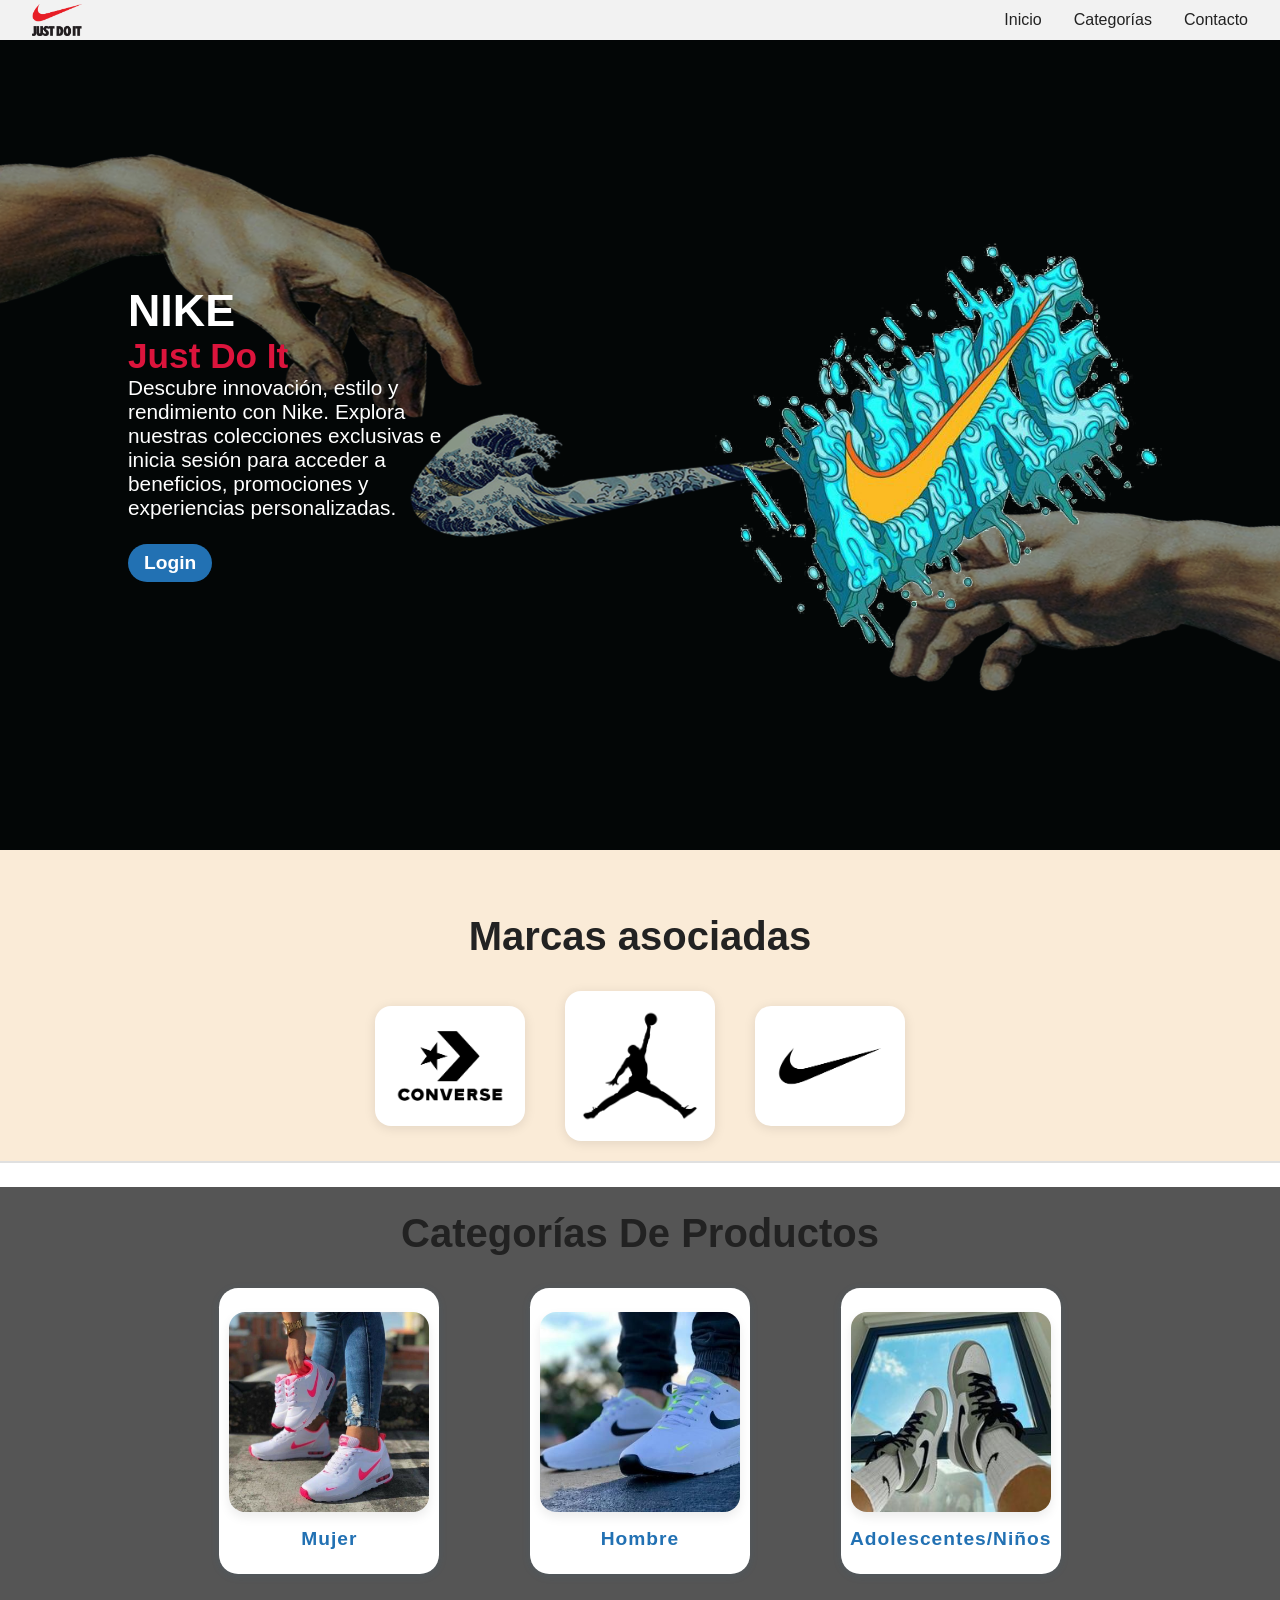
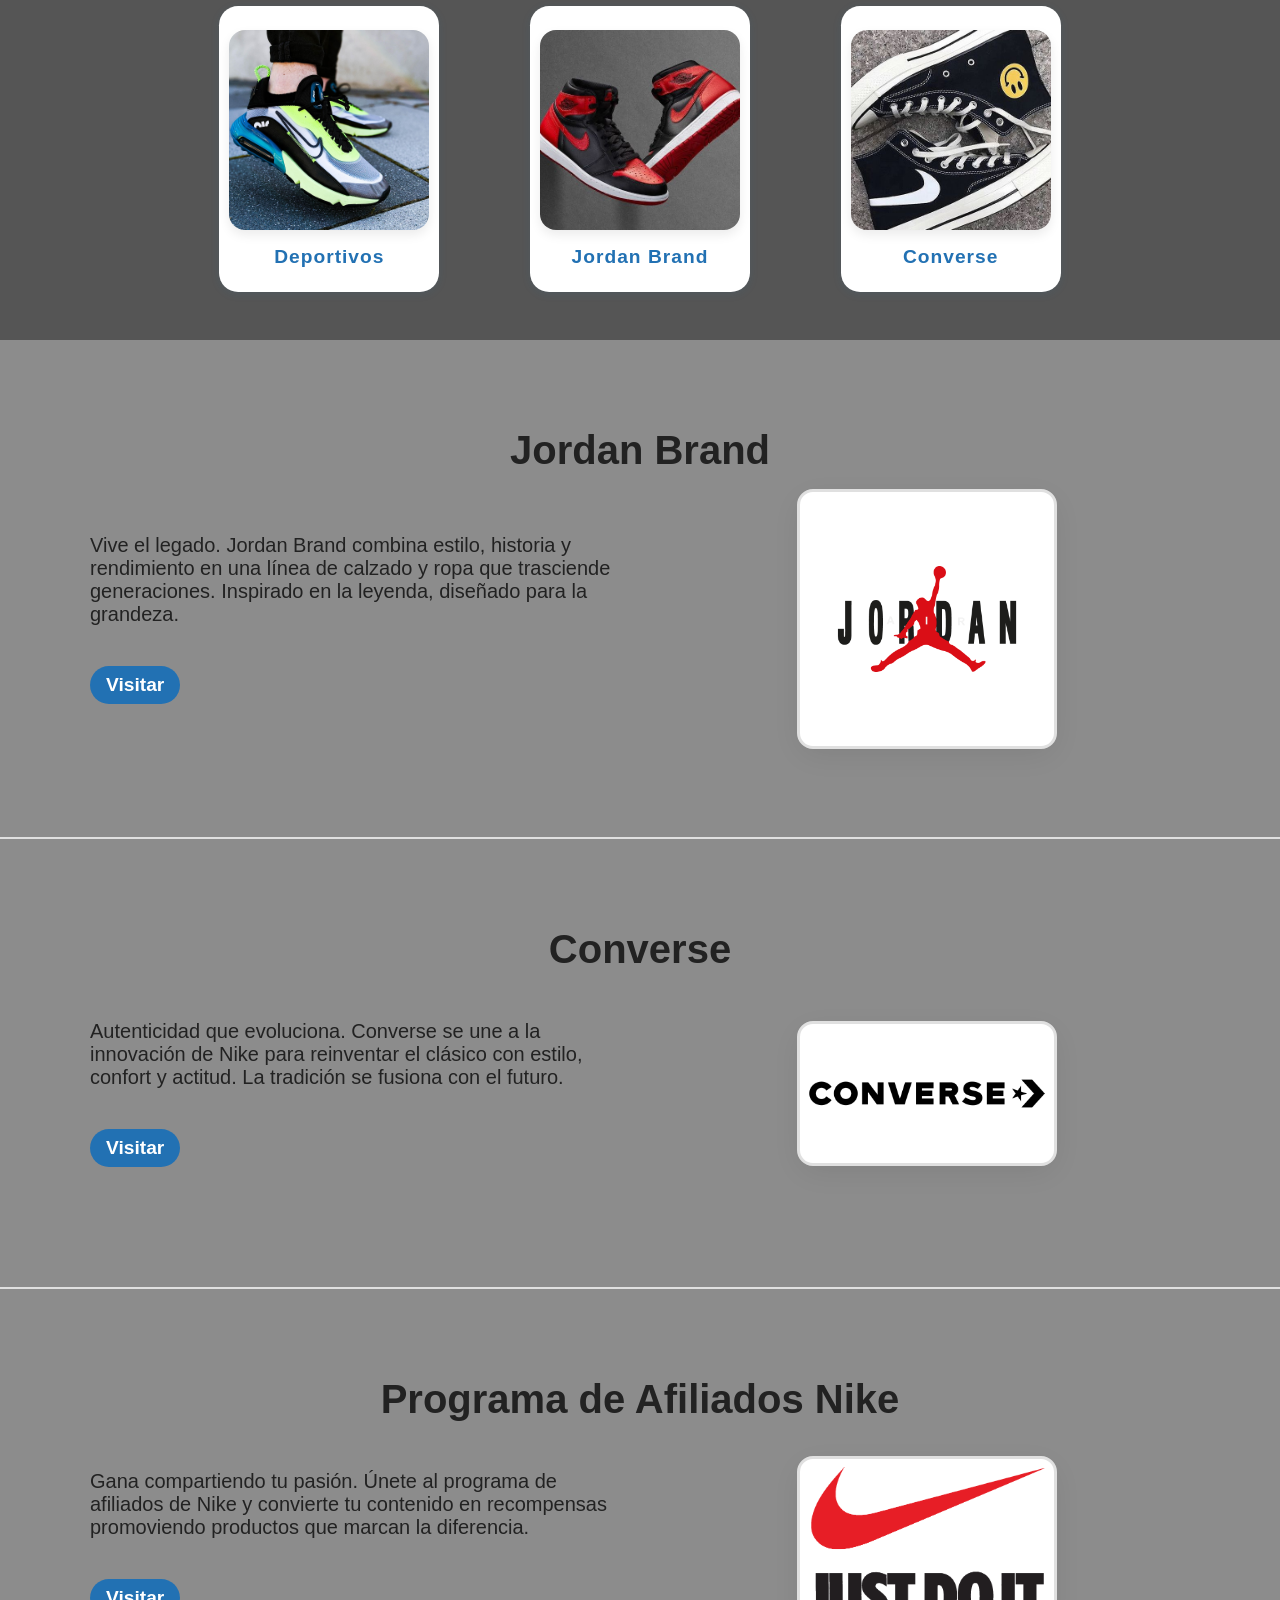
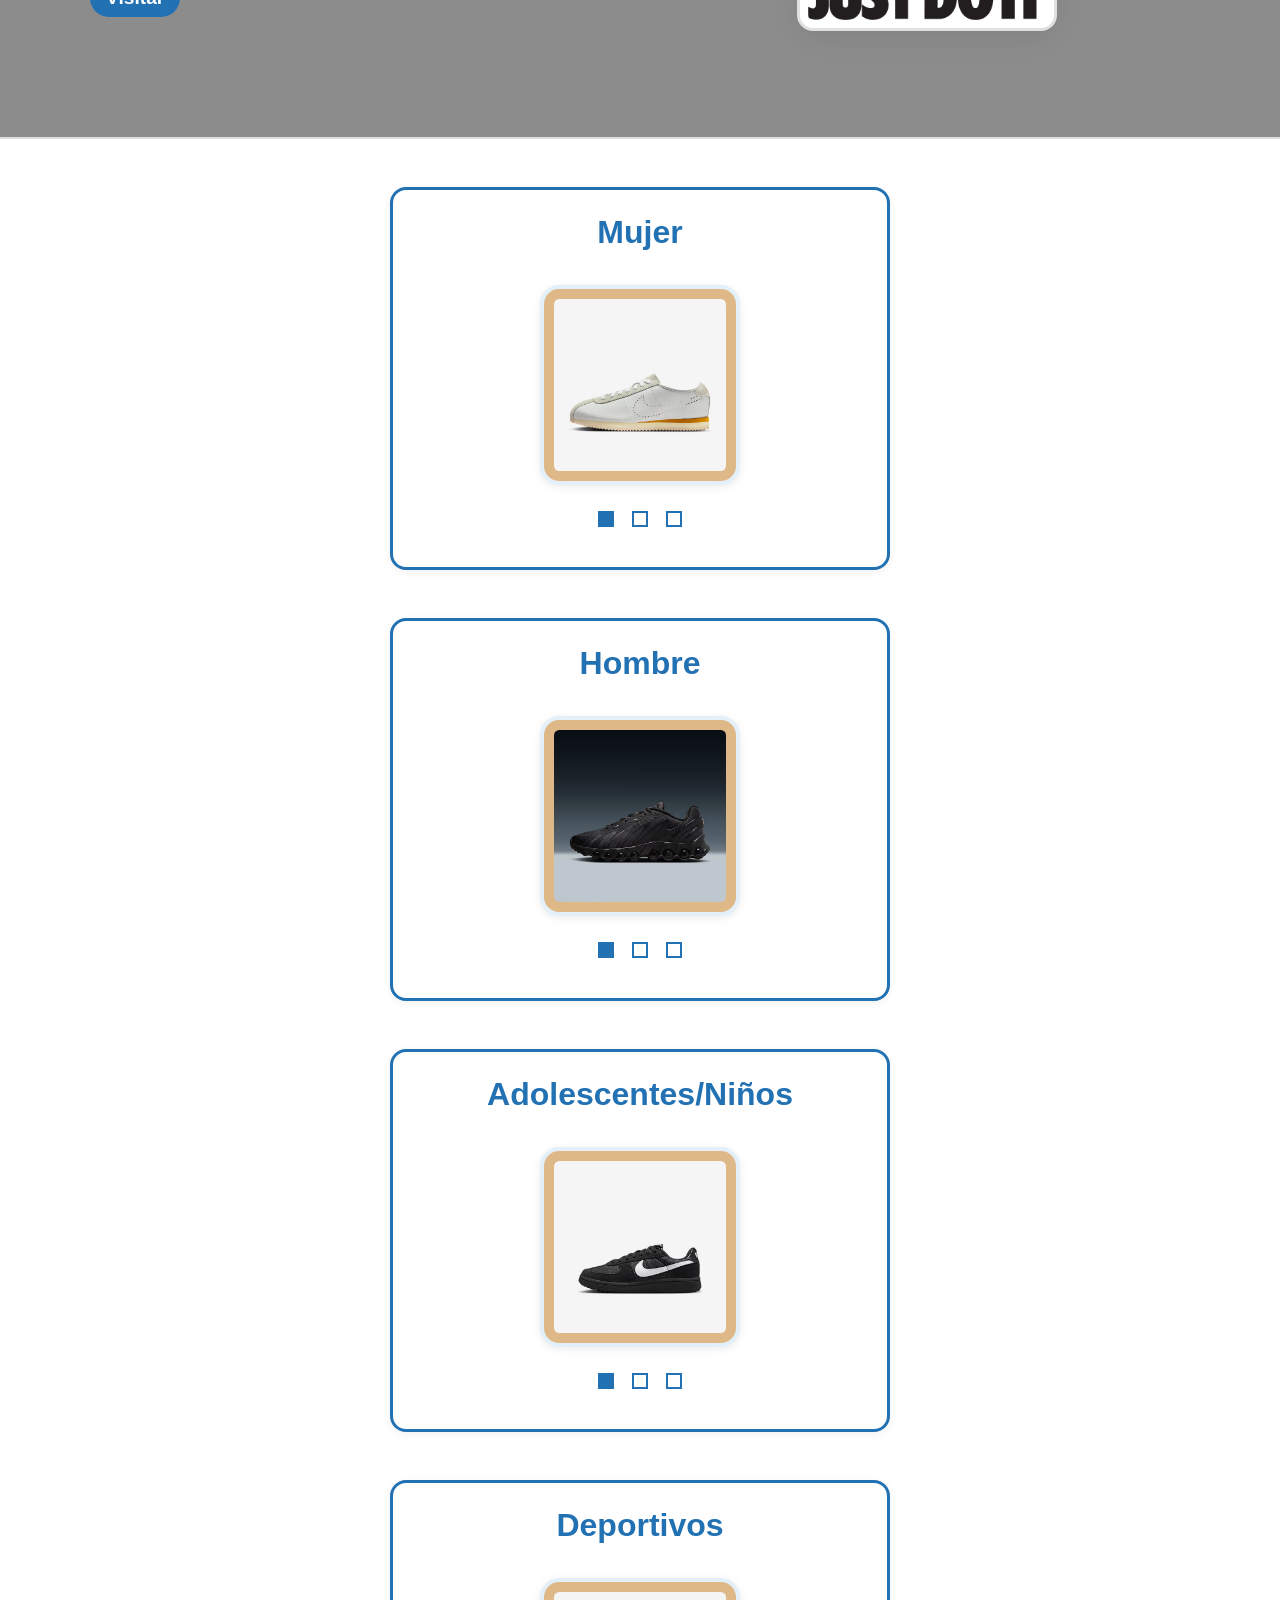
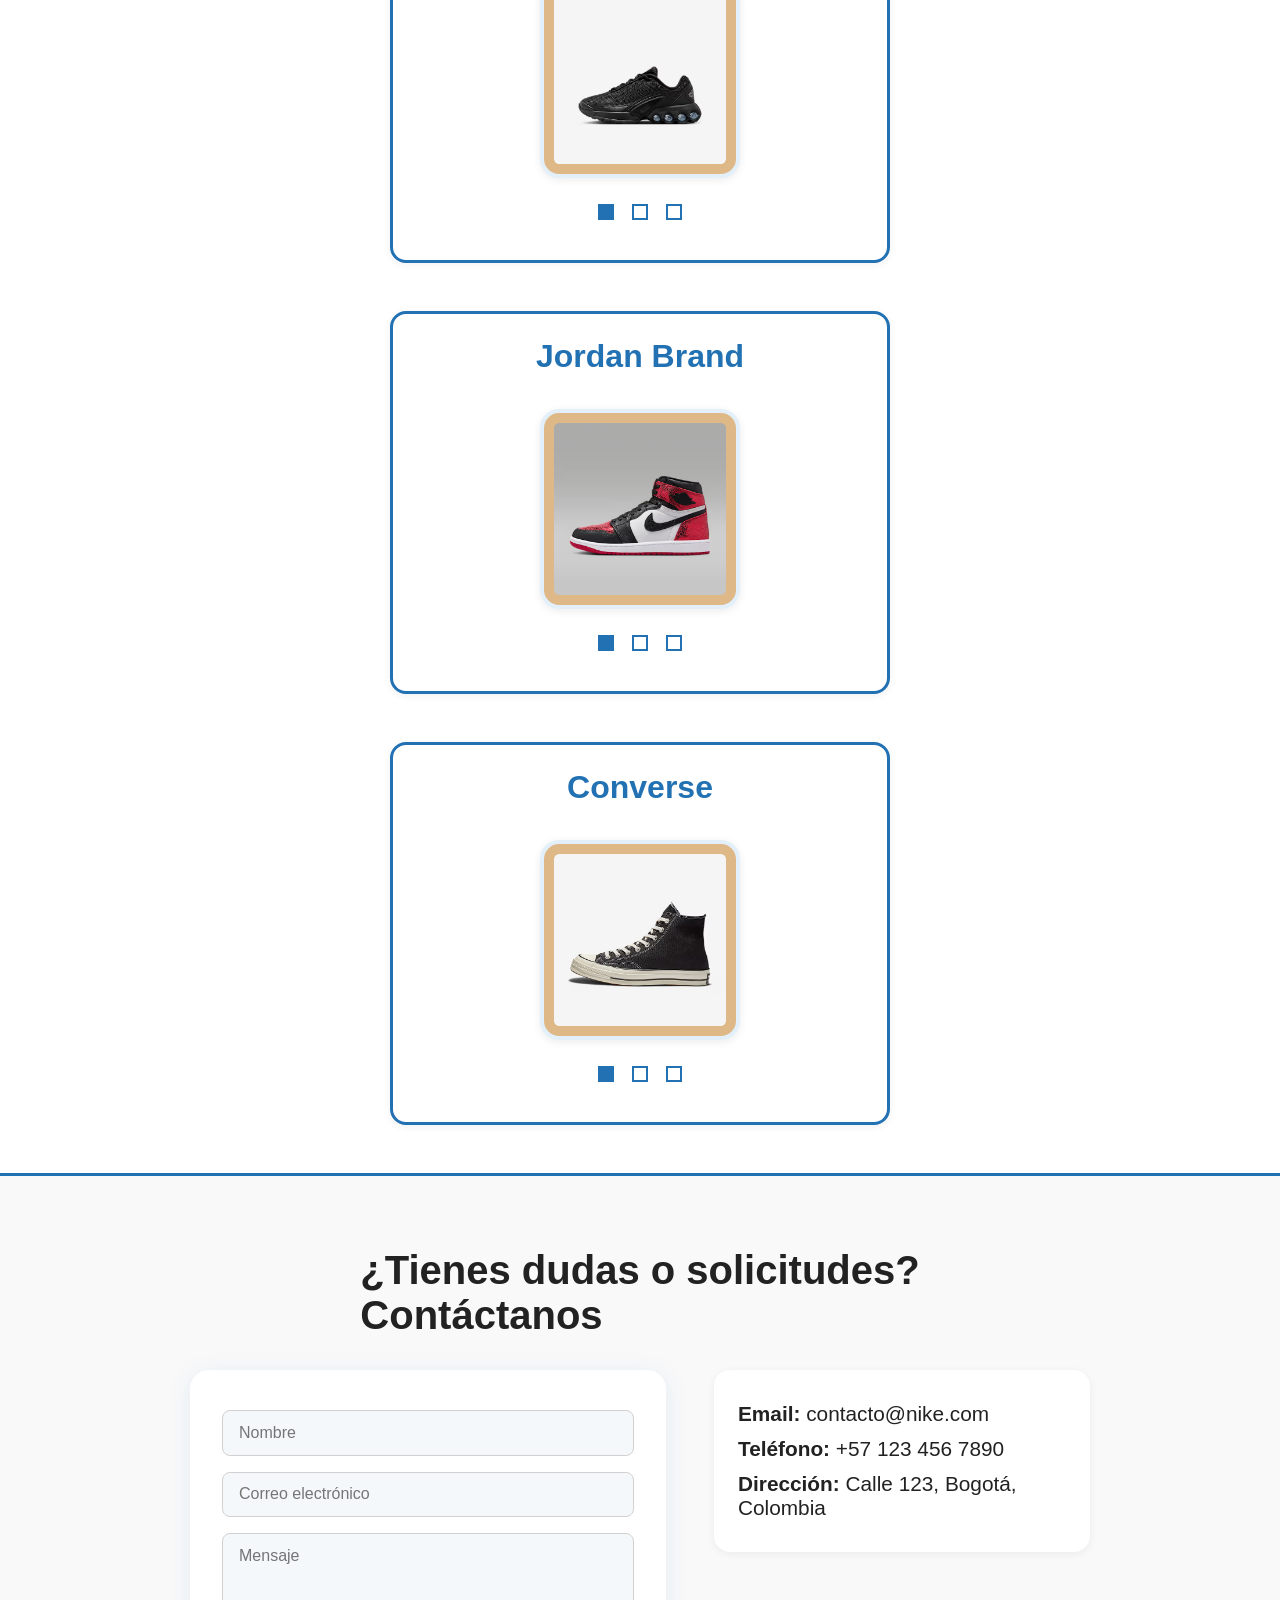
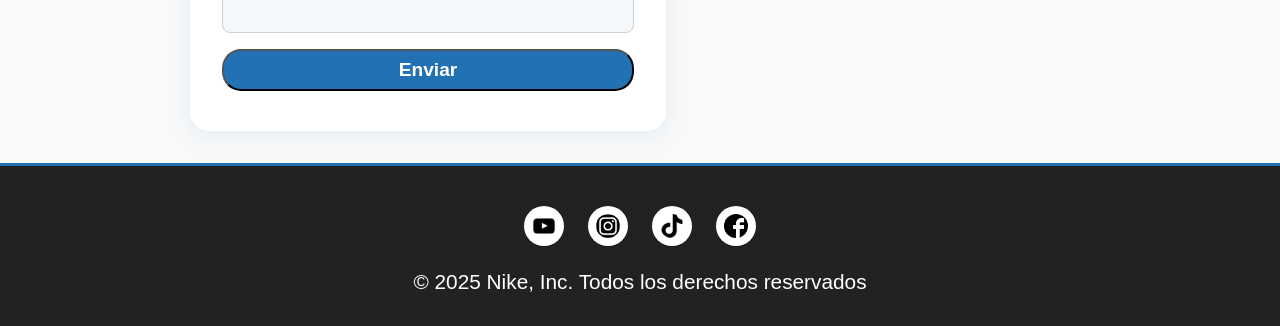
<file: index.html>
<!DOCTYPE html>
<html lang="es">
<head>
    <meta charset="UTF-8">
    <meta name="viewport" content="width=device-width, initial-scale=1.0">
    <title>NIKE Landing Page</title>
    <link rel="stylesheet" href="styles.css">
    <link rel="icon" href="img/fondo_inicio 2.png">
</head>
<body>
    <!-- Header -->
    <header class="header_landing">
        <div class="wrap_logo">
            <img src="img/fondo_inicio 2.png" alt="Logo Nike" class="logo_header">
        </div>
        <nav class="wrap_nav_header">
            <ul class="nav_header">
                <li><a href="#inicio">Inicio</a></li>
                <li><a href="#categorias">Categorías</a></li>
                <li><a href="#contacto">Contacto</a></li>
            </ul>
        </nav>
    </header>

    <!-- Hero Section -->
    <section id="inicio" class="hero_section">
        <div class="wrap_hero_section">
            <h1>NIKE</h1>
            <h3>Just Do It</h3>
            <p>
                Descubre innovación, estilo y rendimiento con Nike. Explora nuestras colecciones exclusivas e inicia sesión para acceder a beneficios, promociones y experiencias personalizadas.
            </p>
            <div class="wrap_boton">
                <a href="login.html" class="boton_a">Login</a>
            </div>
        </div>
        <div class="wrap_hero_img">
            <img src="img/fondo_inicio 3.png" alt="Imagen Hero" class="img_hero_derecha">
        </div>
    </section>

    <!-- Marcas Asociadas -->
    <section class="section logo_section">
        <div class="wrap_title_section">
            <h2>Marcas asociadas</h2>
        </div>
        <div class="wrap_logos_section">
            <a href="#converse_info">
                <img src="img/logo_converse.png" alt="Logo Converse" class="logo_brand">
            </a>
            <a href="#jordan_info">
                <img src="img/logo_jordan.png" alt="Logo Jordan" class="logo_brand">
            </a>
            <a href="#nike_info">
                <img src="img/logo.png" alt="Logo Nike" class="logo_brand">
            </a>
        </div>
    </section>

    <!-- Categorías de Productos -->
    <section id="categorias" class="section categoria">
        <div class="wrap_title_section">
            <h2>Categorías De Productos</h2>
        </div>
        <div class="wrap_productos_section">
            <a href="#zapatos_mujer" class="item_productos_section">
                <img src="img/nike_mujer.jpg" alt="Nike Mujer">
                <p>Mujer</p>
            </a>
            <a href="#zapatos_hombre" class="item_productos_section">
                <img src="img/nike_hombre.jpg" alt="Nike Hombre">
                <p>Hombre</p>
            </a>
            <a href="#zapatos_ado" class="item_productos_section">
                <img src="img/adolecentes.jpg" alt="Nike Adolescentes">
                <p>Adolescentes/Niños</p>
            </a>
            <a href="#zapatos_depo" class="item_productos_section">
                <img src="img/nike_deporte.jpg" alt="Nike Deportivos">
                <p>Deportivos</p>
            </a>
            <a href="#zapatos_jordan" class="item_productos_section">
                <img src="img/nike_jordan.jpg" alt="Nike Jordan">
                <p>Jordan Brand</p>
            </a>
            <a href="#zapatos_converse" class="item_productos_section">
                <img src="img/nike_converse.jpg" alt="Nike Converse">
                <p>Converse</p>
            </a>
        </div>
    </section>

    <!-- Información Jordan Brand -->
    <section id="jordan_info" class="two_column_section">
        <div class="wrap_title_section">
            <h2>Jordan Brand</h2>
        </div>
        <div class="wrap_two_columns">
            <div class="wrap_text_column">
                <p>
                    Vive el legado. Jordan Brand combina estilo, historia y rendimiento en una línea de calzado y ropa que trasciende generaciones. Inspirado en la leyenda, diseñado para la grandeza.
                </p>
                <div class="wrap_boton">
                    <a href="https://www.nike.com/es/jordan" class="boton_a" target="_blank" rel="noopener">Visitar</a>
                </div>
            </div>
            <div class="wrap_img_two_column">
                <img src="img/jordan.png" alt="Jordan Brand">
            </div>
        </div>
    </section>

    <!-- Información Converse -->
    <section id="converse_info" class="two_column_section">
        <div class="wrap_title_section">
            <h2>Converse</h2>
        </div>
        <div class="wrap_two_columns">
            <div class="wrap_text_column">
                <p>
                    Autenticidad que evoluciona. Converse se une a la innovación de Nike para reinventar el clásico con estilo, confort y actitud. La tradición se fusiona con el futuro.
                </p>
                <div class="wrap_boton">
                    <a href="https://www.converse.com/es/go?lang=es_ES" class="boton_a" target="_blank" rel="noopener">Visitar</a>
                </div>
            </div>
            <div class="wrap_img_two_column">
                <img src="img/converse.png" alt="Converse">
            </div>
        </div>
    </section>

    <!-- Información Programa de Afiliados Nike -->
    <section id="nike_info" class="two_column_section">
        <div class="wrap_title_section">
            <h2>Programa de Afiliados Nike</h2>
        </div>
        <div class="wrap_two_columns">
            <div class="wrap_text_column">
                <p>
                    Gana compartiendo tu pasión. Únete al programa de afiliados de Nike y convierte tu contenido en recompensas promoviendo productos que marcan la diferencia.
                </p>
                <div class="wrap_boton">
                    <a href="https://www.nike.com/es/inscripcion" class="boton_a" target="_blank" rel="noopener">Visitar</a>
                </div>
            </div>
            <div class="wrap_img_two_column">
                <img src="img/fondo_inicio 2.png" alt="Afiliados Nike">
            </div>
        </div>
    </section>

    <!-- Carruseles de Categorías -->
    <section class="categorias_carruseles">

        <!-- Carrusel Mujer -->
        <div id="zapatos_mujer" class="categoria_carrusel">
            <h2 class="titulo_categoria">Mujer</h2>
            <div class="carrusel">
                <input type="radio" name="carrusel-mujer" id="mujer-1" checked>
                <input type="radio" name="carrusel-mujer" id="mujer-2">
                <input type="radio" name="carrusel-mujer" id="mujer-3">
                <div class="carrusel_imagenes">
                    <div class="carrusel_img" id="img-mujer-1">
                        <img src="img/zapato_mujer_1.jpg" alt="Mujer 1">
                    </div>
                    <div class="carrusel_img" id="img-mujer-2">
                        <img src="img/zapato_mujer_2.jpg" alt="Mujer 2">
                    </div>
                    <div class="carrusel_img" id="img-mujer-3">
                        <img src="img/zapato_mujer_3.jpg" alt="Mujer 3">
                    </div>
                </div>
                <div class="carrusel_nav">
                    <label for="mujer-1"></label>
                    <label for="mujer-2"></label>
                    <label for="mujer-3"></label>
                </div>
            </div>
        </div>

        <!-- Carrusel Hombre -->
        <div class="categoria_carrusel">
            <h2 id="zapatos_hombre" class="titulo_categoria">Hombre</h2>
            <div class="carrusel">
                <input type="radio" name="carrusel-hombre" id="hombre-1" checked>
                <input type="radio" name="carrusel-hombre" id="hombre-2">
                <input type="radio" name="carrusel-hombre" id="hombre-3">
                <div class="carrusel_imagenes">
                    <div class="carrusel_img" id="img-hombre-1">
                        <img src="img/zapato_hombre_1.jpg" alt="Hombre 1">
                    </div>
                    <div class="carrusel_img" id="img-hombre-2">
                        <img src="img/zapato_hombre_2.jpg" alt="Hombre 2">
                    </div>
                    <div class="carrusel_img" id="img-hombre-3">
                        <img src="img/zapato_hombre_3.jpg" alt="Hombre 3">
                    </div>
                </div>
                <div class="carrusel_nav">
                    <label for="hombre-1"></label>
                    <label for="hombre-2"></label>
                    <label for="hombre-3"></label>
                </div>
            </div>
        </div>

        <!-- Carrusel Adolescentes/Niños -->
        <div class="categoria_carrusel">
            <h2 id="zapatos_ado" class="titulo_categoria">Adolescentes/Niños</h2>
            <div class="carrusel">
                <input type="radio" name="carrusel-ninos" id="ninos-1" checked>
                <input type="radio" name="carrusel-ninos" id="ninos-2">
                <input type="radio" name="carrusel-ninos" id="ninos-3">
                <div class="carrusel_imagenes">
                    <div class="carrusel_img" id="img-ninos-1">
                        <img src="img/zapato_adolescente_1.jpg" alt="Niños 1">
                    </div>
                    <div class="carrusel_img" id="img-ninos-2">
                        <img src="img/zapato_adolescente_2.jpg" alt="Niños 2">
                    </div>
                    <div class="carrusel_img" id="img-ninos-3">
                        <img src="img/zapato_adolescente_3.jpg" alt="Niños 3">
                    </div>
                </div>
                <div class="carrusel_nav">
                    <label for="ninos-1"></label>
                    <label for="ninos-2"></label>
                    <label for="ninos-3"></label>
                </div>
            </div>
        </div>

        <!-- Carrusel Deportivos -->
        <div class="categoria_carrusel">
            <h2 id="zapatos_depo" class="titulo_categoria">Deportivos</h2>
            <div class="carrusel">
                <input type="radio" name="carrusel-deporte" id="deporte-1" checked>
                <input type="radio" name="carrusel-deporte" id="deporte-2">
                <input type="radio" name="carrusel-deporte" id="deporte-3">
                <div class="carrusel_imagenes">
                    <div class="carrusel_img" id="img-deporte-1">
                        <img src="img/zapato_deportivo_1.jpg" alt="Deporte 1">
                    </div>
                    <div class="carrusel_img" id="img-deporte-2">
                        <img src="img/zapato_deportivo_2.jpg" alt="Deporte 2">
                    </div>
                    <div class="carrusel_img" id="img-deporte-3">
                        <img src="img/zapato_deportivo_3.jpg" alt="Deporte 3">
                    </div>
                </div>
                <div class="carrusel_nav">
                    <label for="deporte-1"></label>
                    <label for="deporte-2"></label>
                    <label for="deporte-3"></label>
                </div>
            </div>
        </div>

        <!-- Carrusel Jordan Brand -->
        <div class="categoria_carrusel">
            <h2 id="zapatos_jordan" class="titulo_categoria">Jordan Brand</h2>
            <div class="carrusel">
                <input type="radio" name="carrusel-jordan" id="jordan-1" checked>
                <input type="radio" name="carrusel-jordan" id="jordan-2">
                <input type="radio" name="carrusel-jordan" id="jordan-3">
                <div class="carrusel_imagenes">
                    <div class="carrusel_img" id="img-jordan-1">
                        <img src="img/zapato_jordan_1.jpg" alt="Jordan 1">
                    </div>
                    <div class="carrusel_img" id="img-jordan-2">
                        <img src="img/zapato_jordan_2.jpg" alt="Jordan 2">
                    </div>
                    <div class="carrusel_img" id="img-jordan-3">
                        <img src="img/zapato_jordan_3.jpg" alt="Jordan 3">
                    </div>
                </div>
                <div class="carrusel_nav">
                    <label for="jordan-1"></label>
                    <label for="jordan-2"></label>
                    <label for="jordan-3"></label>
                </div>
            </div>
        </div>

        <!-- Carrusel Converse -->
        <div class="categoria_carrusel">
            <h2 id="zapatos_converse" class="titulo_categoria">Converse</h2>
            <div class="carrusel">
                <input type="radio" name="carrusel-converse" id="converse-1" checked>
                <input type="radio" name="carrusel-converse" id="converse-2">
                <input type="radio" name="carrusel-converse" id="converse-3">
                <div class="carrusel_imagenes">
                    <div class="carrusel_img" id="img-converse-1">
                        <img src="img/zapato_converse_1.jpg" alt="Converse 1">
                    </div>
                    <div class="carrusel_img" id="img-converse-2">
                        <img src="img/zapato_converse_2.jpg" alt="Converse 2">
                    </div>
                    <div class="carrusel_img" id="img-converse-3">
                        <img src="img/zapato_converse_3.jpg" alt="Converse 3">
                    </div>
                </div>
                <div class="carrusel_nav">
                    <label for="converse-1"></label>
                    <label for="converse-2"></label>
                    <label for="converse-3"></label>
                </div>
            </div>
        </div>
    </section>

    <!-- Contacto -->
    <section id="contacto" class="contacto_section">
        <div class="wrap_title_section">
            <h2>¿Tienes dudas o solicitudes?<br>Contáctanos</h2>
        </div>
        <div class="wrap_contacto">
            <form class="form_contacto">
                <input type="text" placeholder="Nombre" required>
                <input type="email" placeholder="Correo electrónico" required>
                <textarea placeholder="Mensaje" required></textarea>
                <button type="submit" class="boton_a">Enviar</button>
            </form>
            <div class="info_contacto">
                <p><strong>Email:</strong> contacto@nike.com</p>
                <p><strong>Teléfono:</strong> +57 123 456 7890</p>
                <p><strong>Dirección:</strong> Calle 123, Bogotá, Colombia</p>
            </div>
        </div>
    </section>

    <!-- Footer -->
    <footer class="footer_section">
        <div class="wrap_footer_section">
            <div class="wrap_social_logos">
                <ul>
                    <li>
                        <a href="https://www.youtube.com/@nike" target="_blank" rel="noopener">
                            <img src="img/social_logo_youtube.png" alt="YouTube Nike" class="social_logo">
                        </a>
                    </li>
                    <li>
                        <a href="https://www.instagram.com/nike/" target="_blank" rel="noopener">
                            <img src="img/social_logo_insta.png" alt="Instagram Nike" class="social_logo">
                        </a>
                    </li>
                    <li>
                        <a href="https://www.tiktok.com/@nike" target="_blank" rel="noopener">
                            <img src="img/social_logo_tiktok.png" alt="TikTok Nike" class="social_logo">
                        </a>
                    </li>
                    <li>
                        <a href="https://www.facebook.com/nike/" target="_blank" rel="noopener">
                            <img src="img/social_logo_face.png" alt="Facebook Nike" class="social_logo">
                        </a>
                    </li>
                </ul>
            </div>
        </div>
        <div class="wrap_text_footer_section">
            <p>© 2025 Nike, Inc. Todos los derechos reservados</p>
        </div>
    </footer>
</body>
</html>
</file>
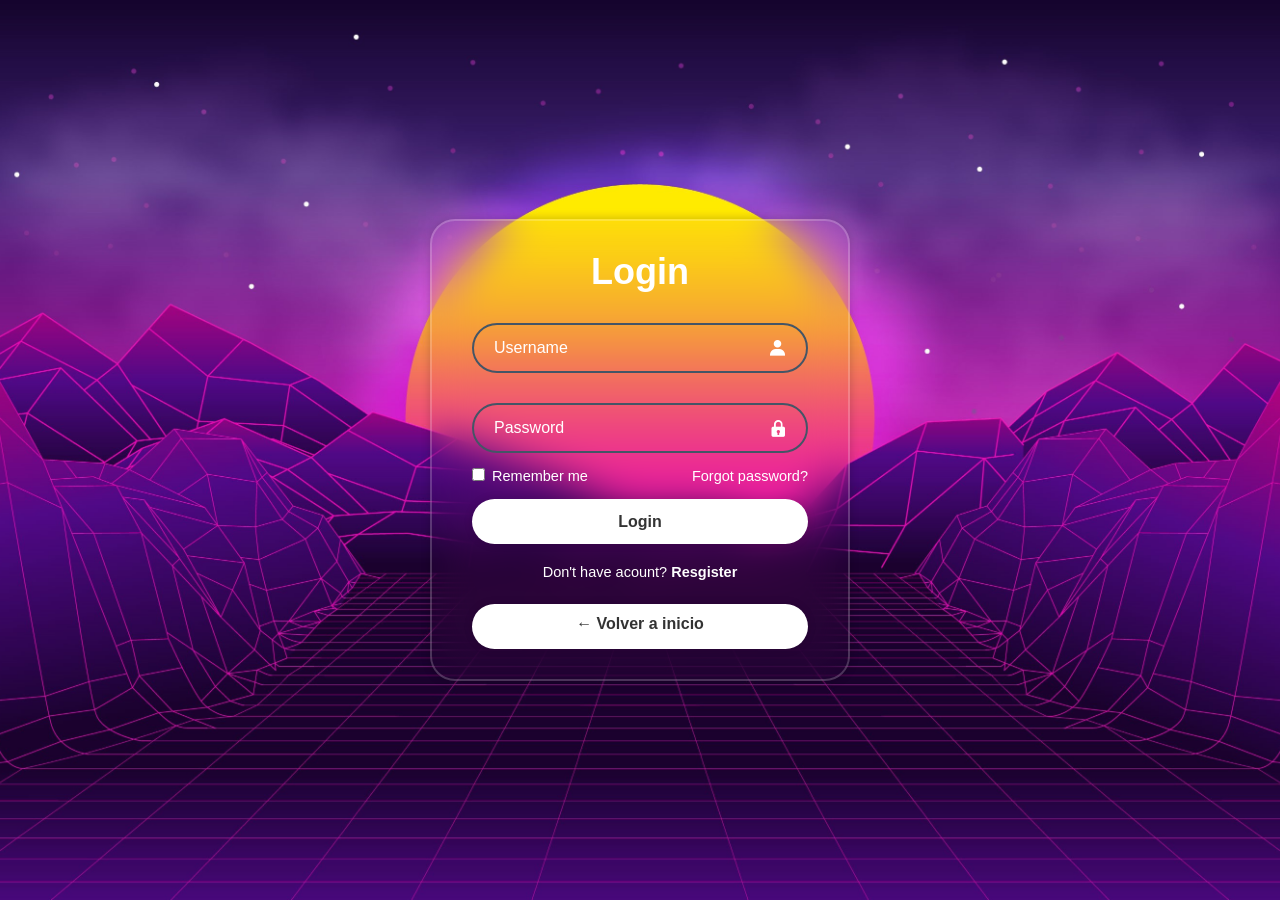
<file: login.html>
<!DOCTYPE html>
<html lang="es">
<head>
    <meta charset="UTF-8">
    <meta name="viewport" content="width=device-width, initial-scale=1.0">
    <title>Login Form HTML & CSS | codehal</title>
    <link rel="stylesheet" href="login.css">
    <link href='https://unpkg.com/boxicons@2.1.4/css/boxicons.min.css' rel='stylesheet'>
</head>
<body>
    
    <div class="wrapper">
        <form action="">
            <h1>Login</h1>
            <div class="input-box">
                <input type="text" placeholder="Username" required>
                <i class='bx bxs-user'></i>
            </div>
            <div class="input-box">
                <input type="password" placeholder="Password" required>
                <i class='bx bxs-lock'></i>
            </div>

            <div class="remember-forgot">
                <label><input type="checkbox"> Remember me</label>
                <a href="#">Forgot password?</a>
            </div>

            <button type="submit" class="btn">Login</button>

            <div class="register-link">
                <p>Don't have acount? <a href="#">Resgister</a></p>
            </div>

            <div class="volver-atras">
                <a href="index.html" class="btn volver-btn">← Volver a inicio</a>
            </div>

        </form>
    </div>

</body>
</html>
</file>
<file: styles.css>
/* =========================
   Variables
   ========================= */
:root {
    --main-c: #2271b3;
    --border-r: 1.2rem;
}

/* =========================
   Estilos Generales
   ========================= */
* {
    margin: 0;
    padding: 0;
    box-sizing: border-box;
    font-family: Arial, Helvetica, sans-serif;
}

html {
    scroll-behavior: smooth;
}

body {
    background: #fff;
    color: #222;
    margin-top: 40px;
}

p {
    font-size: 1.3rem;
    color: #222;
}

a {
    text-decoration: none;
    color: inherit;
}

ul, li {
    list-style: none;
}

.wrap_boton {
    padding: 1.5rem 0;
}

.boton_a {
    color: #fff;
    font-weight: bold;
    font-size: 1.2rem;
    background-color: var(--main-c);
    padding: 0.5rem 1rem;
    border-radius: var(--border-r);
    transition: background 0.2s;
    display: inline-block;
}

.boton_a:hover {
    background-color: #174a7c;
}

h1 {
    font-size: 2.8rem;
}

h2 {
    font-size: 2.5rem;
}

h3 {
    font-size: 2.2rem;
}

/* =========================
   Header
   ========================= */
.header_landing {
    position: fixed;
    top: 0;
    left: 0;
    width: 100%;
    z-index: 1000;
    display: flex;
    justify-content: space-between;
    align-items: center;
    background-color: #f2f2f2;
    padding: 0.25rem 2rem;
}

.logo_header {
    max-width: 50px;
    height: auto;
}

.wrap_logo,
.wrap_nav_header {
    display: flex;
    align-items: center;
}

.nav_header {
    display: flex;
    gap: 2rem;
}

/* =========================
   Hero Section
   ========================= */
.hero_section {
    height: 90vh;
    background: url(img/fondo_inicio\ 4.png) center/cover no-repeat;
    background-color: rgba(106, 141, 163, 0.7);
    background-blend-mode: multiply;
    display: flex;
    align-items: center;
    justify-content: space-between;
}

.wrap_hero_section {
    max-width: 600px;
    color: #fff;
    padding: 10%;
}

.wrap_hero_section h3 {
    color: crimson;
}

.wrap_hero_section p {
    color: #fff;
}

.wrap_hero_img {
    flex: 1;
    display: flex;
    justify-content: center;
    align-items: center;
    height: 100%;
}

.img_hero_derecha {
    max-width: 450px;
    width: 100%;
    height: auto;
    object-fit: contain;
}

/* =========================
   Logo Brand Section
   ========================= */
.section {
    margin: 0;
}

.section h2 {
    padding: 1.5rem 0 1rem 0;
}

.wrap_logos_section {
    display: flex;
    justify-content: center;
    align-items: center;
    gap: 2.5rem;
}

.logo_section {
    border-bottom: 2px solid #e0e0e0;
    padding: 1rem 0;
    background-color: antiquewhite;
}

.logo_brand {
    width: 150px;
    height: auto;
    background: #fff;
    border-radius: 1rem;
    box-shadow: 0 2px 12px rgba(0,0,0,0.10);
    padding: 1rem;
    transition: transform 0.2s, box-shadow 0.2s;
}

.logo_brand:hover {
    transform: scale(1.13);
    box-shadow: 0 8px 24px rgba(34, 113, 179, 0.18);
}

/* =========================
   Títulos de Sección
   ========================= */
.wrap_title_section {
    display: flex;
    justify-content: center;
    margin: 1.5rem 1rem 1rem 1rem;
}

/* =========================
   Categorías Section
   ========================= */
.section.categoria {
    background-color: #555;
    position: relative;
    padding-bottom: 3rem;
}

.wrap_productos_section {
    display: grid;
    grid-template-columns: repeat(3, 1fr);
    gap: 2rem;
    justify-items: center;
    align-items: start;
    margin: 0 auto;
    max-width: 900px;
}

.item_productos_section {
    background: #fff;
    border-radius: 1.2rem;
    box-shadow: 0 2px 10px rgba(34, 113, 179, 0.10);
    transition: transform 0.2s, box-shadow 0.2s;
    padding: 1.5rem 1rem;
    display: flex;
    flex-direction: column;
    align-items: center;
    width: 220px;
    text-align: center;
}

.item_productos_section:hover {
    transform: translateY(-10px) scale(1.03);
    box-shadow: 0 8px 24px rgba(34, 113, 179, 0.18);
}

.item_productos_section img {
    width: 200px;
    height: 200px;
    object-fit: cover;
    border-radius: 1rem;
    box-shadow: 0 5px 11px rgba(0,0,0,0.08);
    margin-bottom: 0.5rem;
}

.item_productos_section p {
    margin-top: 0.5rem;
    color: #2271b3;
    font-weight: bold;
    font-size: 1.2rem;
    letter-spacing: 1px;
}

/* =========================
   Two Columns Section
   ========================= */
.two_column_section {
    background: rgba(0, 0, 0, 0.45);
    backdrop-filter: blur(12px);
    padding: 4rem 0;
    border-bottom: 2px solid #e0e0e0;
    box-shadow: none;
}

.wrap_two_columns {
    display: grid;
    grid-template-columns: 1fr 1fr;
    max-width: 1100px;
    margin: 0 auto;
    gap: 3rem;
    align-items: center;
}

.wrap_img_two_column img {
    max-width: 260px;
    width: 100%;
    height: auto;
    display: block;
    margin: 0 auto 1.5rem auto;
    border-radius: 1rem;
    box-shadow: 0 8px 32px rgba(0,0,0,0.08);
    background: #fff;
    border: 3px solid #e0e0e0;
    padding: 8px;
}

.wrap_text_column {
    background: none;
    padding: 2rem 0;
}

.wrap_text_column p {
    padding-bottom: 1rem;
    font-size: 1.25rem;
    font-weight: 500;
}

/* =========================
   Carrusel de Categorías
   ========================= */
.categoria_carrusel {
    background: #f9f9f9;
    border: 3px solid #2271b3;
    border-radius: 1.2rem;
    box-shadow: 0 2px 8px rgba(34, 113, 179, 0.08);
    padding: 2rem 1.5rem 2.5rem 1.5rem;
    margin : 3rem 3rem;
    max-width: 520px;
}

.categoria_carrusel {
    margin-bottom: 3rem;
    max-width: 500px;
    margin-left: auto;
    margin-right: auto;
    background: #fff;
    border-radius: 1rem;
    box-shadow: 0 2px 8px rgba(0,0,0,0.06);
    padding: 1.5rem 1rem 2.5rem 1rem;
}

.titulo_categoria {
    text-align: center;
    margin-bottom: 1.5rem;
    color: var(--main-c);
    font-size: 2rem;
}

.carrusel {
    position: relative;
    width: 100%;
    max-width: 350px;
    margin: 0 auto;
}

.carrusel input[type="radio"] {
    display: none;
}

.carrusel_imagenes {
    display: flex;
    overflow: hidden;
    width: 100%;
    height: 220px;
    position: relative;
}

.carrusel_img {
    min-width: 100%;
    transition: transform 0.5s;
    opacity: 0;
    position: absolute;
    left: 0;
    top: 0;
    right: 0;
    bottom: 0;
    display: flex;
    justify-content: center;
    align-items: center;
}

.carrusel_img img {
    width: 200px;
    height: 200px;
    object-fit: cover;
    border-radius: 1.2rem;
    box-shadow: 0 2px 8px rgba(0,0,0,0.08);
    background: burlywood;
    border: 4px solid #e3f0fa;
    padding: 10px;
    transition: box-shadow 0.3s, border 0.3s;
}

.carrusel_img img:hover {
    box-shadow: 0 8px 24px rgba(34, 113, 179, 0.18);
    border-color: var(--main-c);
}

/* Navegación del carrusel */
.carrusel_nav {
    display: flex;
    justify-content: center;
    margin-top: 1rem;
    gap: 0.5rem;
}

.carrusel_nav label {
    width: 16px;
    height: 16px;
    background: #fff;
    border: 2px solid #2271b3;
    margin: 0 0.3rem;
    transition: background 0.2s, border-color 0.2s;
}

.carrusel_nav label:hover {
    background: var(--main-c);
    border-color: var(--main-c);
}

/* Mostrar la imagen activa del carrusel */
.carrusel input#mujer-1:checked ~ .carrusel_imagenes .carrusel_img:nth-child(1),
.carrusel input#mujer-2:checked ~ .carrusel_imagenes .carrusel_img:nth-child(2),
.carrusel input#mujer-3:checked ~ .carrusel_imagenes .carrusel_img:nth-child(3),
.carrusel input#hombre-1:checked ~ .carrusel_imagenes .carrusel_img:nth-child(1),
.carrusel input#hombre-2:checked ~ .carrusel_imagenes .carrusel_img:nth-child(2),
.carrusel input#hombre-3:checked ~ .carrusel_imagenes .carrusel_img:nth-child(3),
.carrusel input#ninos-1:checked ~ .carrusel_imagenes .carrusel_img:nth-child(1),
.carrusel input#ninos-2:checked ~ .carrusel_imagenes .carrusel_img:nth-child(2),
.carrusel input#ninos-3:checked ~ .carrusel_imagenes .carrusel_img:nth-child(3),
.carrusel input#deporte-1:checked ~ .carrusel_imagenes .carrusel_img:nth-child(1),
.carrusel input#deporte-2:checked ~ .carrusel_imagenes .carrusel_img:nth-child(2),
.carrusel input#deporte-3:checked ~ .carrusel_imagenes .carrusel_img:nth-child(3),
.carrusel input#jordan-1:checked ~ .carrusel_imagenes .carrusel_img:nth-child(1),
.carrusel input#jordan-2:checked ~ .carrusel_imagenes .carrusel_img:nth-child(2),
.carrusel input#jordan-3:checked ~ .carrusel_imagenes .carrusel_img:nth-child(3),
.carrusel input#converse-1:checked ~ .carrusel_imagenes .carrusel_img:nth-child(1),
.carrusel input#converse-2:checked ~ .carrusel_imagenes .carrusel_img:nth-child(2),
.carrusel input#converse-3:checked ~ .carrusel_imagenes .carrusel_img:nth-child(3) {
    opacity: 1;
    position: relative;
    z-index: 2;
    transition: opacity 0.5s;
}

/* Botón activo del carrusel */
.carrusel input#mujer-1:checked ~ .carrusel_nav label:nth-child(1),
.carrusel input#mujer-2:checked ~ .carrusel_nav label:nth-child(2),
.carrusel input#mujer-3:checked ~ .carrusel_nav label:nth-child(3),
.carrusel input#hombre-1:checked ~ .carrusel_nav label:nth-child(1),
.carrusel input#hombre-2:checked ~ .carrusel_nav label:nth-child(2),
.carrusel input#hombre-3:checked ~ .carrusel_nav label:nth-child(3),
.carrusel input#ninos-1:checked ~ .carrusel_nav label:nth-child(1),
.carrusel input#ninos-2:checked ~ .carrusel_nav label:nth-child(2),
.carrusel input#ninos-3:checked ~ .carrusel_nav label:nth-child(3),
.carrusel input#deporte-1:checked ~ .carrusel_nav label:nth-child(1),
.carrusel input#deporte-2:checked ~ .carrusel_nav label:nth-child(2),
.carrusel input#deporte-3:checked ~ .carrusel_nav label:nth-child(3),
.carrusel input#jordan-1:checked ~ .carrusel_nav label:nth-child(1),
.carrusel input#jordan-2:checked ~ .carrusel_nav label:nth-child(2),
.carrusel input#jordan-3:checked ~ .carrusel_nav label:nth-child(3),
.carrusel input#converse-1:checked ~ .carrusel_nav label:nth-child(1),
.carrusel input#converse-2:checked ~ .carrusel_nav label:nth-child(2),
.carrusel input#converse-3:checked ~ .carrusel_nav label:nth-child(3) {
    background: var(--main-c);
    border-color: var(--main-c);
}

/* =========================
   Formulario de Contacto
   ========================= */
.contacto_section {
    background: #f9f9f9;
    padding: 3rem 0 2rem 0;
    border-top: 3px solid var(--main-c);
    border-bottom: 3px solid var(--main-c);
}

.wrap_contacto {
    display: flex;
    justify-content: center;
    align-items: flex-start;
    gap: 3rem;
    max-width: 900px;
    margin: 2rem auto 0 auto;
    flex-wrap: wrap;
}

.form_contacto,
.info_contacto {
    background: #fff;
    border-radius: 1.2rem;
    box-shadow: 0 4px 24px rgba(34, 113, 179, 0.10);
    padding: 2.5rem 2rem;
    display: flex;
    flex-direction: column;
    gap: 1rem;
    min-width: 270px;
    flex: 1 1 320px;
}

.form_contacto input,
.form_contacto textarea {
    background: #f4f8fb;
    padding: 0.8rem 1rem;
    border: 1.5px solid #d1d1d1;
    border-radius: 0.5rem;
    font-size: 1rem;
    resize: none;
    transition: border 0.2s;
}

.form_contacto textarea {
    min-height: 100px;
}

.form_contacto input:focus,
.form_contacto textarea:focus {
    border: 1.5px solid #2271b3;
    outline: none;
}



.info_contacto {
    background: #fff;
    padding: 2rem 1.5rem;
    border-radius: 1rem;
    box-shadow: 0 2px 8px rgba(0,0,0,0.06);
    min-width: 220px;
    flex: 1 1 220px;
    font-size: 1.1rem;
    color: #222;
    display: flex;
    flex-direction: column;
    gap: 0.7rem;
}

/* =========================
   Footer
   ========================= */
.footer_section {
    background: #222;
    color: #fff;
    padding: 2.5rem 0 1.5rem 0;
    border-top: none;
}

.footer_section p {
    color: #fff;
}

.wrap_footer_section {
    justify-content: center;
}

.wrap_social_logos ul {
    display: flex;
    gap: 1.5rem;
    justify-content: center;
    align-items: center;
    padding: 0;
}

.social_logo {
    width: 40px;
    height: 40px;
    border-radius: 50%;
    background: #fff;
    box-shadow: 0 2px 8px rgba(0,0,0,0.06);
    transition: filter 0.2s;
    padding: 8px;
    object-fit: contain;
    display: block;
    transition: background 0.2s, transform 0.2s;
}

.social_logo:hover {
    background: #2271b3;
    transform: scale(1.1);
}

.wrap_text_footer_section {
    text-align: center;
    padding: 1.5rem 0 0.5rem 0;
    color: #555;
    font-size: 1rem;
}

/* =========================
   Responsive
   ========================= */
@media (max-width: 1000px) {
    .wrap_two_columns {
        grid-template-columns: 1fr;
        gap: 1.5rem;
    }
}

@media (max-width: 800px) {
    .wrap_contacto {
        flex-direction: column;
        align-items: stretch;
        gap: 2rem;
    }
    .wrap_productos_section {
        grid-template-columns: 1fr 1fr;
    }
}

@media (max-width: 600px) {
    .header_landing {
        flex-direction: column;
        gap: 1rem;
        padding: 1rem;
    }
    .wrap_productos_section {
        grid-template-columns: 1fr;
    }
    .hero_section {
        flex-direction: column;
        height: auto;
        padding: 2rem 0;
    }
    .wrap_hero_section {
        padding: 2rem 1rem;
    }
}
</file>
<file: login.css>
* {
    margin: 0;
    padding: 0;
    box-sizing: border-box;
    font-family: sans-serif;
}

body {
    display: flex;
    justify-content: center;
    align-items: center;
    min-height: 100vh;
    background: url(atardecer_ciberpunk.jpg) no-repeat;
    background-size: cover;
    background-position: center;
}

.wrapper {
    width: 420px;
    background: transparent;
    border: 2px solid rgba(255, 255, 255, .2);
    backdrop-filter: blur(20px);
    box-shadow: 0 0 10px rgba(0, 0, 0, .2);
    color: #fff;
    border-radius: 25px;
    padding: 30px 40px;
}

.wrapper h1 {
    font-size: 36px;
    text-align: center;
}

.wrapper .input-box {
    position: relative;
    width: 100%;
    height: 50px;
    margin: 30px 0;
}

.input-box input {
    width: 100%;
    height: 100%;
    background: transparent;
    border: none;
    outline: none;
    border: 2px solid #456;
    border-radius: 40px;
    font-size: 16px;
    color: #fff;
    padding: 20px 45px 20px 20px;
}

.input-box input::placeholder {
    color: #fff
}

.input-box i {
    position: absolute;
    right: 20px;
    top: 50%;
    transform: translateY(-50%);
    font-size: 20px;
}

.wrapper .remember-forgot {
    display: flex;
    justify-content: space-between;
    font-size: 14.5px;
    margin: -15px 0 15px;
}

.remember-forgot label input {
    accent-color: #fff;
    margin-right: 3px;
}

.remember-forgot a {
    color: #fff;
    text-decoration: none;
}

.remember-forgot a:hover {
    text-decoration: underline;
}

.wrapper .btn {
    width: 100%;
    height: 45px;
    background: #fff;
    border: none;
    outline: none;
    border-radius: 40px;
    box-shadow: 0 0 10px rgba(0, 0, 0, 0.1);
    cursor: pointer;
    font-size: 16px;
    color: #333;
    font-weight: 600;
}

.wrapper .register-link {
    font-size: 14.5px;
    text-align: center;
    margin: 20px 0 15px;
}

.register-link p a {
    color: #fff;
    text-decoration: none;
    font-weight: 600;
}

.register-link p a:hover {
    text-decoration: underline;
}

.volver-atras {
    text-align: center;
    margin-top: 1.5rem;
}

.volver-btn {
    display: inline-block;
    padding: 0.7rem 2rem;
    background: #2271b3;
    color: #fff;
    border-radius: 0.5rem;
    text-decoration: none;
    font-weight: bold;
    transition: background 0.2s;
}

.volver-btn:hover {
    background: #174a7c;
}
</file>
